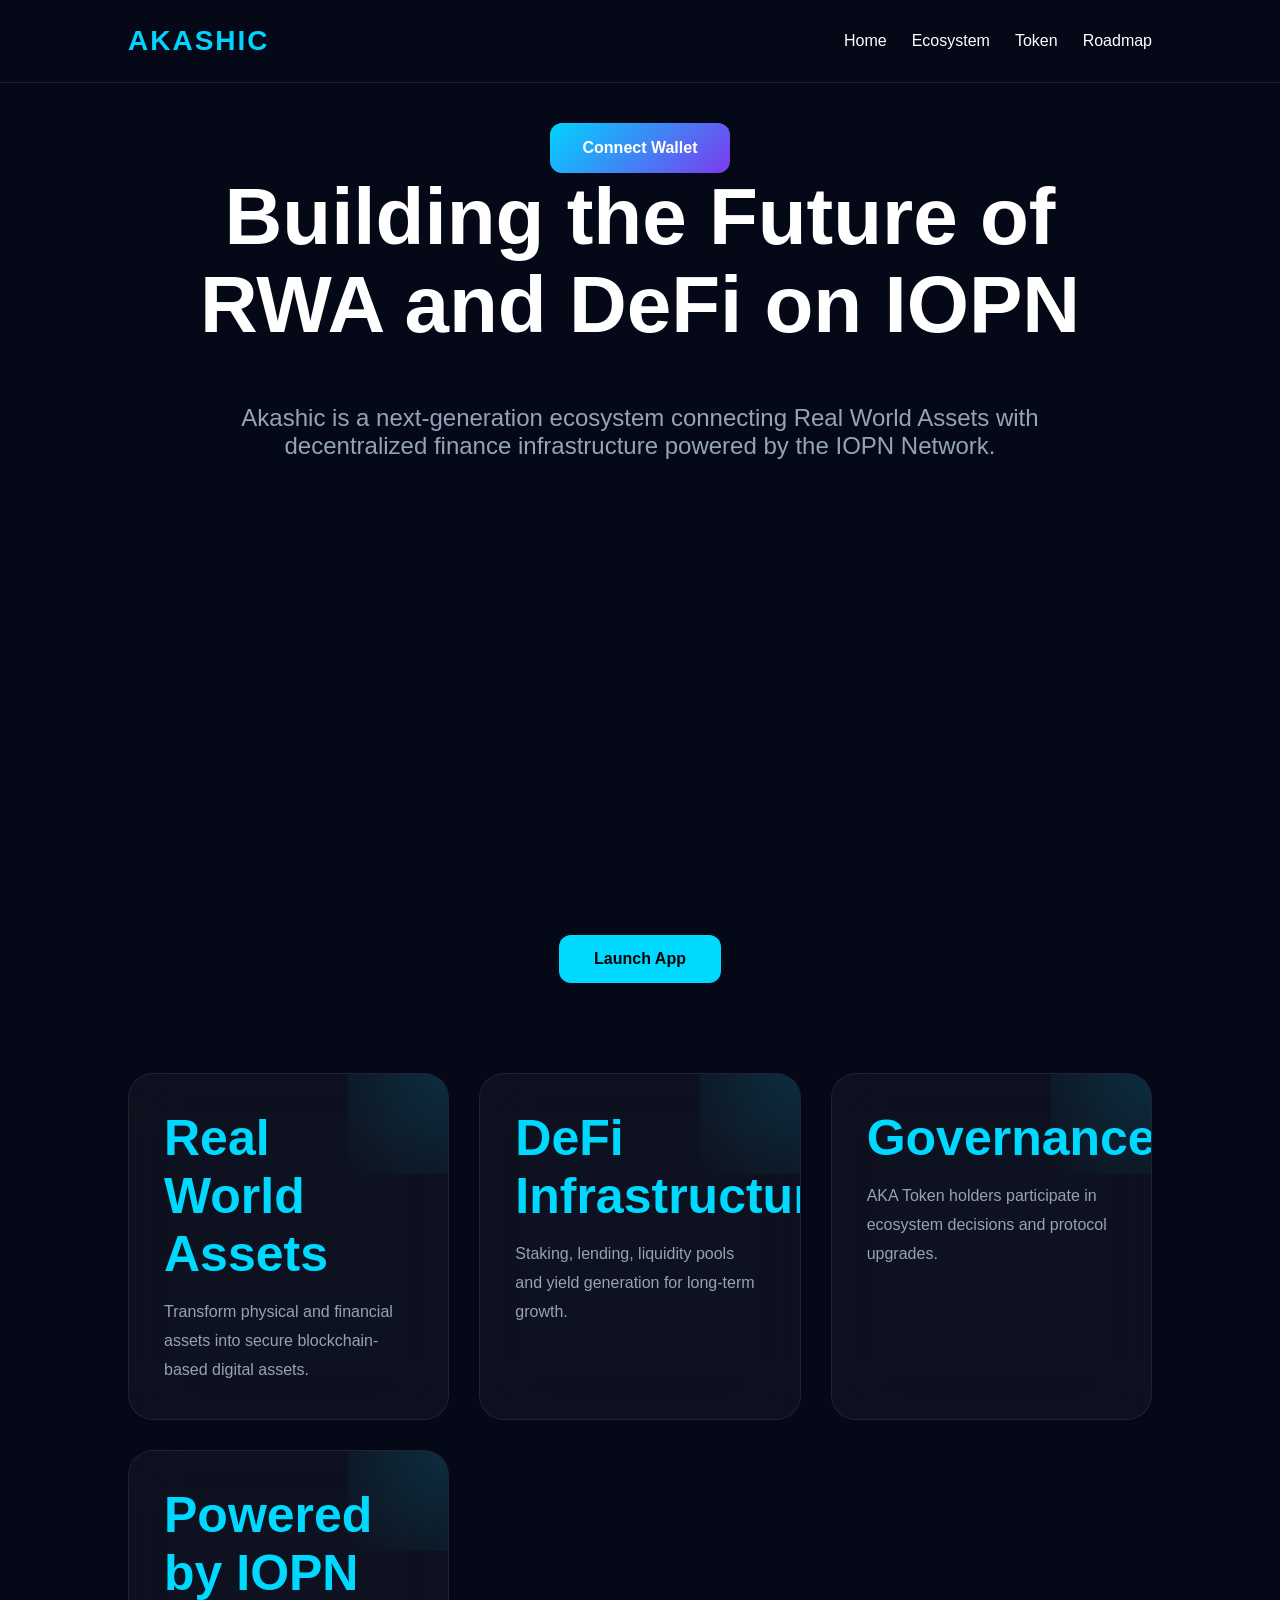
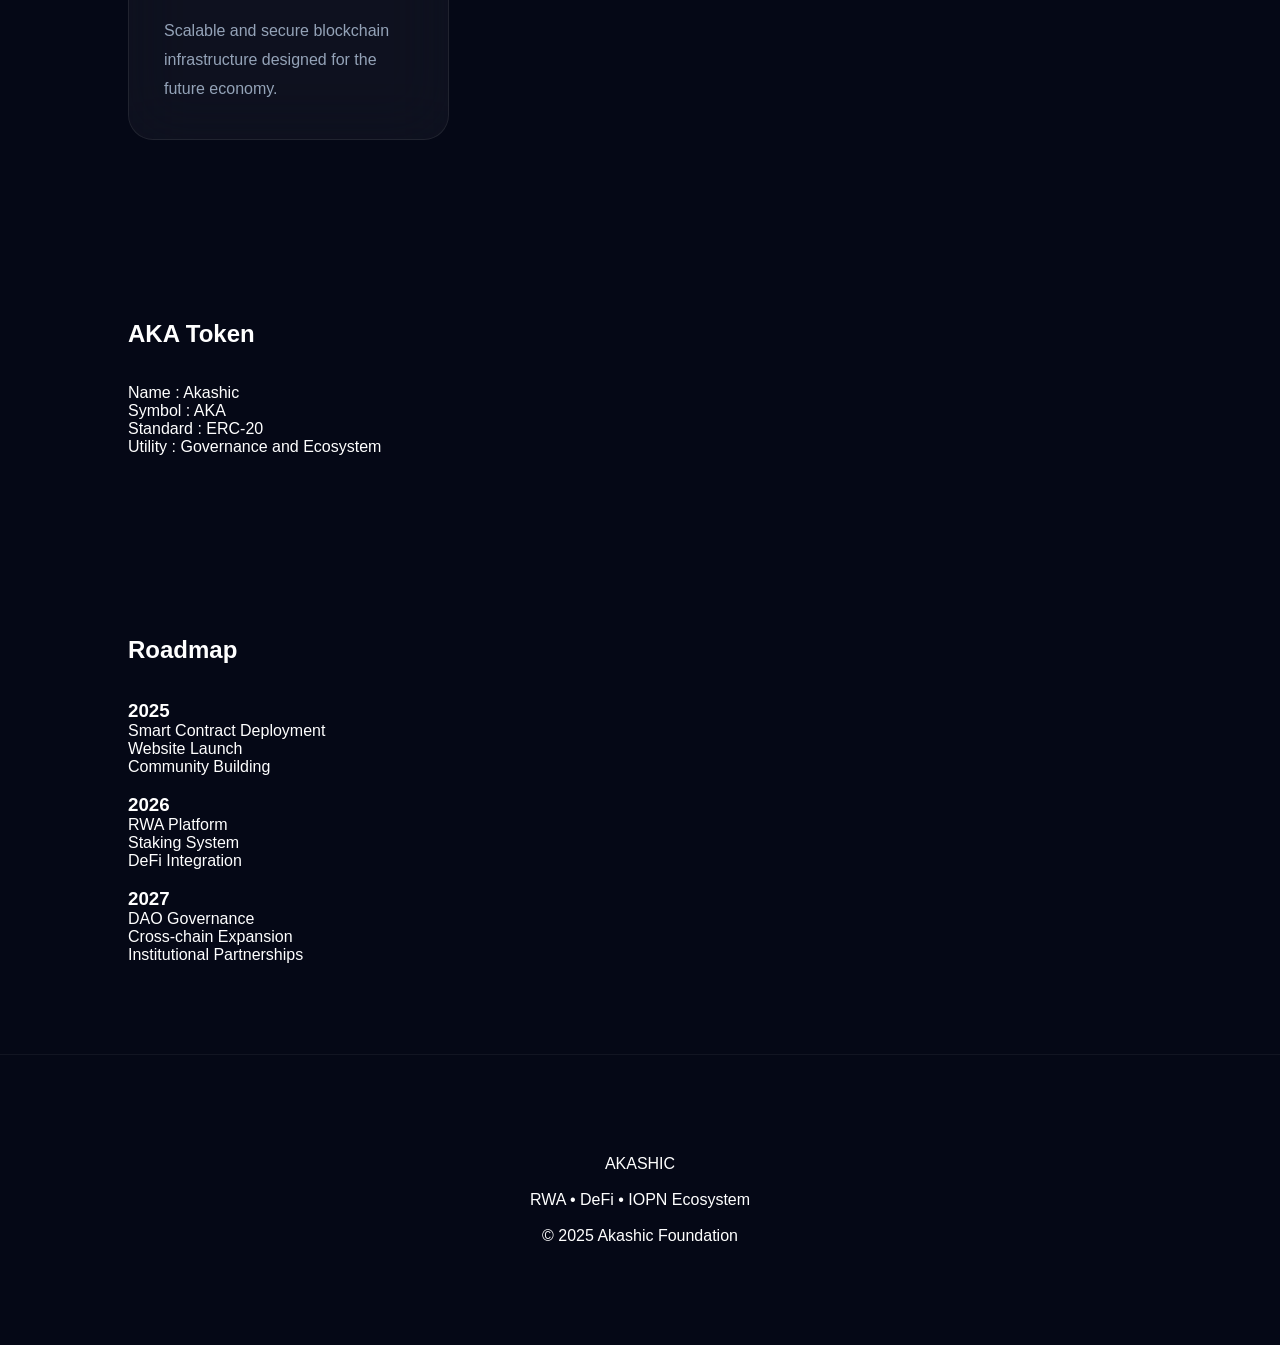
<file: contracts/index.html>
<!DOCTYPE html>
<html lang="en">
<head>
<meta charset="UTF-8">
<meta name="viewport" content="width=device-width, initial-scale=1.0">
<title>AKASHIC | RWA & DeFi Ecosystem</title>

<style>
*{
    margin:0;
    padding:0;
    box-sizing:border-box;
}

body{
    background:#08111f;
    color:white;
    font-family:Arial,sans-serif;
}

header{
    display:flex;
    justify-content:space-between;
    align-items:center;
    padding:25px 10%;
    border-bottom:1px solid rgba(255,255,255,.1);
}

.logo{
    font-size:32px;
    font-weight:bold;
    color:#00d9ff;
}

nav a{
    color:white;
    text-decoration:none;
    margin-left:25px;
}

.hero{
    text-align:center;
    padding:120px 20px;
}

.hero h1{
    font-size:64px;
    margin-bottom:20px;
}

.hero p{
    font-size:22px;
    color:#cbd5e1;
    max-width:900px;
    margin:auto;
}

.button{
    display:inline-block;
    margin-top:40px;
    padding:15px 35px;
    background:#00d9ff;
    color:black;
    text-decoration:none;
    border-radius:12px;
    font-weight:bold;
}

.section{
    padding:90px 10%;
}

.cards{
    display:grid;
    grid-template-columns:repeat(auto-fit,minmax(280px,1fr));
    gap:25px;
}

.card{
    background:#111c2d;
    padding:30px;
    border-radius:20px;
}

.card h2{
    margin-bottom:15px;
    color:#00d9ff;
}

footer{
    text-align:center;
    padding:40px;
    border-top:1px solid rgba(255,255,255,.1);
}
</style>
</head> <link rel="stylesheet" href="style.css">
<body> <script src="script.js"></script>

<header>
<div class="logo">AKASHIC</div>

<nav>
<a href="#">Home</a>
<a href="#">Ecosystem</a>
<a href="#">Token</a>
<a href="#">Roadmap</a>
</nav>
</header>

<section class="hero"> <button class="button" id="connectButton">
Connect Wallet
</button>

<div id="walletAddress"></div>

<h1>Building the Future of RWA and DeFi on IOPN</h1>

<p>
Akashic is a next-generation ecosystem connecting Real World Assets with decentralized finance infrastructure powered by the IOPN Network.
</p>

<a class="button" href="#">
Launch App
</a>

</section>

<section class="section">

<div class="cards">

<div class="card">
<h2>Real World Assets</h2>
<p>
Transform physical and financial assets into secure blockchain-based digital assets.
</p>
</div>

<div class="card">
<h2>DeFi Infrastructure</h2>
<p>
Staking, lending, liquidity pools and yield generation for long-term growth.
</p>
</div>

<div class="card">
<h2>Governance</h2>
<p>
AKA Token holders participate in ecosystem decisions and protocol upgrades.
</p>
</div>

<div class="card">
<h2>Powered by IOPN</h2>
<p>
Scalable and secure blockchain infrastructure designed for the future economy.
</p>
</div>

</div>

</section>

<section class="section">

<h1>AKA Token</h1>

<br><br>

<p>Name : Akashic</p>
<p>Symbol : AKA</p>
<p>Standard : ERC-20</p>
<p>Utility : Governance and Ecosystem</p>

</section>

<section class="section">

<h1>Roadmap</h1>

<br><br>

<h3>2025</h3>
<p>Smart Contract Deployment</p>
<p>Website Launch</p>
<p>Community Building</p>

<br>

<h3>2026</h3>
<p>RWA Platform</p>
<p>Staking System</p>
<p>DeFi Integration</p>

<br>

<h3>2027</h3>
<p>DAO Governance</p>
<p>Cross-chain Expansion</p>
<p>Institutional Partnerships</p>

</section>

<footer>

AKASHIC

<br><br>

RWA • DeFi • IOPN Ecosystem

<br><br>

© 2025 Akashic Foundation

</footer>

</body>
</html>
</file>
<file: contracts/style.css>
```css
*{
margin:0;
padding:0;
box-sizing:border-box;
}

html{
scroll-behavior:smooth;
}

body{
font-family:'Inter',sans-serif;
background:#050816;
color:white;
overflow-x:hidden;
}

/* Animated Background */

.gradient-bg{
position:fixed;
width:100%;
height:100%;
background:
radial-gradient(circle at 20% 30%, rgba(0,212,255,.15), transparent 35%),
radial-gradient(circle at 80% 20%, rgba(124,58,237,.15), transparent 35%),
radial-gradient(circle at 50% 80%, rgba(0,150,255,.12), transparent 40%);
z-index:-1;
}

/* Navbar */

nav{
display:flex;
justify-content:space-between;
align-items:center;
}

#connectButton{
min-width:180px;
height:50px;
border-radius:15px;
background:linear-gradient(135deg,#00d4ff,#7c3aed);
}

.logo{
font-size:28px;
font-weight:800;
color:#00d4ff;
letter-spacing:2px;
}

nav ul{
display:flex;
gap:40px;
list-style:none;
}

nav a{
color:white;
text-decoration:none;
transition:.3s;
}

nav a:hover{
color:#00d4ff;
}

#connectButton{
padding:14px 28px;
border:none;
border-radius:12px;
background:linear-gradient(135deg,#00d4ff,#7c3aed);
color:white;
font-weight:700;
cursor:pointer;
}

/* Hero */

.hero{
min-height:100vh;
display:flex;
flex-direction:column;
justify-content:center;
align-items:center;
text-align:center;
padding:0 20px;
}

.hero h1{
font-size:80px;
line-height:1.1;
max-width:1000px;
font-weight:800;
}

.hero p{
margin-top:35px;
font-size:24px;
color:#94a3b8;
}

.hero-buttons{
margin-top:50px;
display:flex;
gap:20px;
}

.primary-btn,
.secondary-btn{

padding:18px 35px;
border-radius:16px;
cursor:pointer;
font-weight:700;
text-decoration:none;
}

.primary-btn{
background:linear-gradient(135deg,#00d4ff,#7c3aed);
}

.secondary-btn{
border:1px solid rgba(255,255,255,.1);
backdrop-filter:blur(20px);
}

/* Sections */

section{
padding:120px 8%;
}

section h2{
font-size:50px;
margin-bottom:50px;
}

/* Grid */

.dashboard-grid,
.ecosystem-grid,
.feature-grid,
.roadmap-grid,
.stats{

display:grid;
grid-template-columns:
repeat(auto-fit,minmax(280px,1fr));

gap:30px;
}

/* Cards */
.cards{
display:grid;
grid-template-columns:
repeat(auto-fit,minmax(250px,1fr));
gap:30px;
}

.card{

background:
rgba(255,255,255,.05);

backdrop-filter:
blur(25px);

border:
1px solid rgba(255,255,255,.1);

padding:40px;

border-radius:25px;

transition:.4s;
}

.card:hover{

transform:translateY(-10px);

box-shadow:
0 0 50px rgba(0,212,255,.3);

}

.card,
.stat-card{

background:
rgba(255,255,255,.04);

border:
1px solid rgba(255,255,255,.08);

backdrop-filter:
blur(30px);

padding:35px;

border-radius:25px;

transition:.4s;
}

.card:hover,
.stat-card:hover{

transform:
translateY(-10px);

border-color:
rgba(0,212,255,.5);

box-shadow:
0 0 40px rgba(0,212,255,.2);

}

.card h3{
margin-bottom:20px;
font-size:24px;
}

.card p,
.card li{

color:#94a3b8;
line-height:1.8;
}

.card ul{
list-style:none;
}

/* Stats */

.stat-card h2{
font-size:50px;
color:#00d4ff;
}

/* Footer */

footer{

padding:100px 20px;

text-align:center;

border-top:
1px solid rgba(255,255,255,.05);

}

footer h2{

font-size:40px;

color:#00d4ff;

margin-bottom:20px;

}

footer p{

color:#94a3b8;

margin-top:10px;

}

/* Responsive */

@media(max-width:768px){

nav ul{
display:none;
}

.hero h1{
font-size:50px;
}

.hero p{
font-size:18px;
}

.hero-buttons{
flex-direction:column;
}

section h2{
font-size:36px;
}

}

.card{

position:relative;
overflow:hidden;

}

.card::before{

content:"";

position:absolute;

width:200px;
height:200px;

background:

radial-gradient(
rgba(0,212,255,.15),
transparent
);

top:-100px;
right:-100px;

}

.card:hover{

transform:
translateY(-10px);

box-shadow:

0 0 40px rgba(0,212,255,.3);

}

input{

width:100%;

padding:18px;

margin-top:20px;

background:

rgba(255,255,255,.05);

border:

1px solid rgba(255,255,255,.1);

border-radius:15px;

color:white;

font-size:16px;

}

button{

margin-top:20px;

padding:16px 30px;

border:none;

border-radius:15px;

background:

linear-gradient(
135deg,
#00d4ff,
#7c3aed
);

color:white;

font-size:16px;

font-weight:700;

cursor:pointer;

}

.bg-orb{
position:fixed;
border-radius:50%;
filter:blur(120px);
z-index:-1;
animation:float 10s infinite ease-in-out;
}

.orb1{
width:400px;
height:400px;
background:#00d4ff;
top:-100px;
left:-100px;
}

.orb2{
width:500px;
height:500px;
background:#7c3aed;
bottom:-200px;
right:-150px;
}

.orb3{
width:300px;
height:300px;
background:#0ea5e9;
top:50%;
left:40%;
}

@keyframes float{

0%{
transform:translateY(0);
}

50%{
transform:translateY(40px);
}

100%{
transform:translateY(0);
}

}
```
</file>
